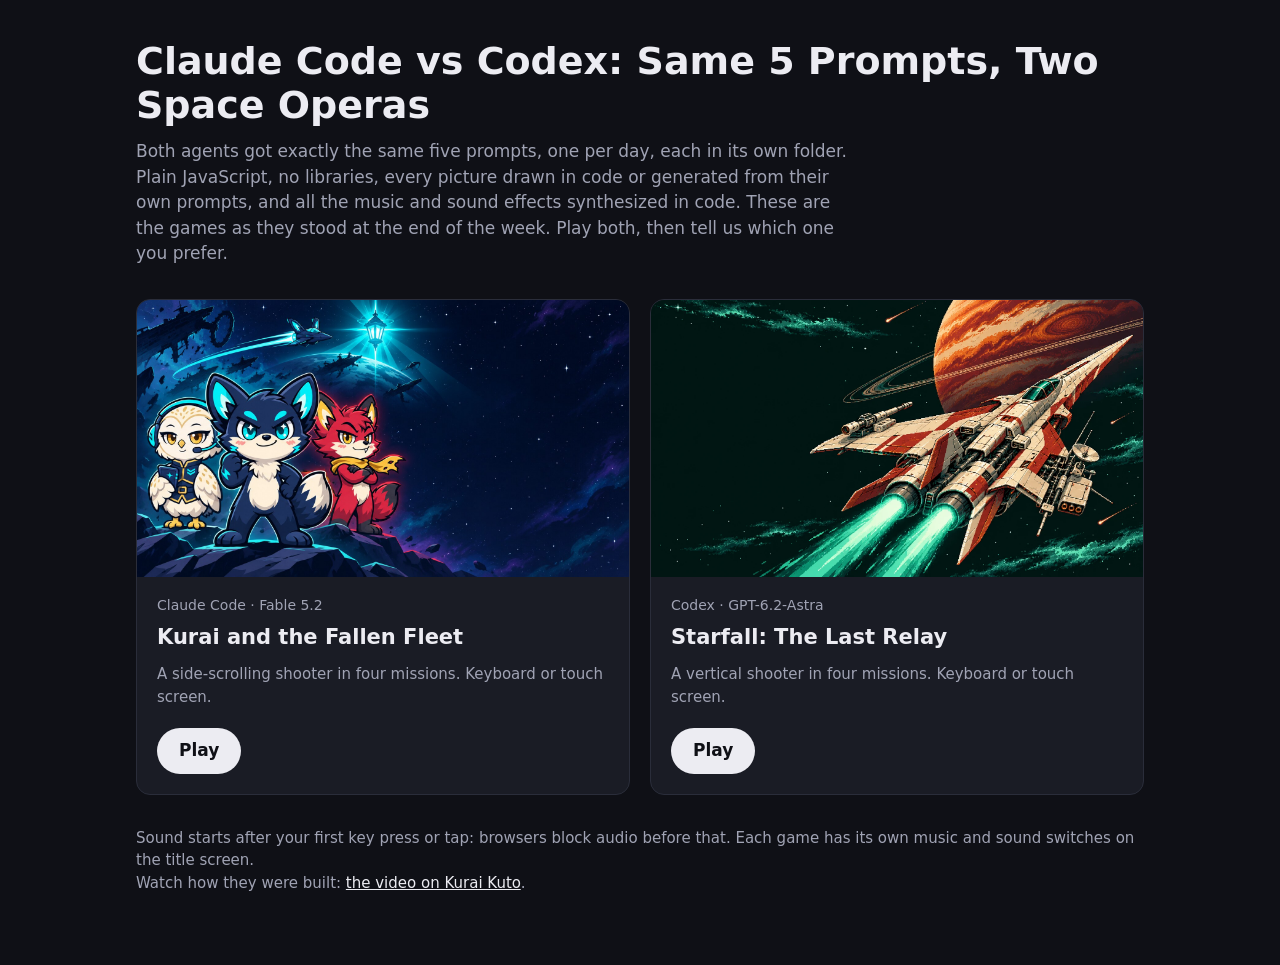
<file: index.html>
<!doctype html>
<html lang="en">
<head>
<meta charset="utf-8">
<meta name="viewport" content="width=device-width, initial-scale=1">
<title>Two Space Operas</title>
<link rel="icon" href="data:,">
<meta name="description" content="Claude Code and Codex got the same five prompts, one per day. Play both games and pick your favorite.">
<style>
  :root { --bg: #0f1016; --card: #1a1c25; --text: #ececf2; --muted: #a0a3b4; --line: #2a2d3a; --btn: #ececf2; --btn-text: #0f1016; }
  * { box-sizing: border-box; }
  body { margin: 0; background: var(--bg); color: var(--text); font: 17px/1.5 system-ui, -apple-system, "Segoe UI", sans-serif; }
  main { max-width: 1040px; margin: 0 auto; padding: 40px 16px 56px; }
  h1 { font-size: clamp(26px, 4vw, 38px); line-height: 1.15; margin: 0 0 12px; }
  .lead { color: var(--muted); max-width: 720px; margin: 0 0 32px; }
  .games { display: grid; grid-template-columns: 1fr 1fr; gap: 20px; }
  .game { background: var(--card); border: 1px solid var(--line); border-radius: 14px; overflow: hidden; display: flex; flex-direction: column; }
  .game img { display: block; width: 100%; aspect-ratio: 16 / 9; object-fit: cover; }
  .body { padding: 18px 20px 20px; display: flex; flex-direction: column; gap: 6px; flex: 1; }
  .agent { font-size: 14px; color: var(--muted); }
  .title { font-size: 21px; font-weight: 650; }
  .body p { margin: 4px 0 14px; color: var(--muted); font-size: 15px; flex: 1; }
  .play { align-self: flex-start; background: var(--btn); color: var(--btn-text); text-decoration: none; font-weight: 650; padding: 10px 22px; border-radius: 999px; }
  .play:hover { opacity: .85; }
  .notes { margin-top: 32px; color: var(--muted); font-size: 15px; }
  .notes a { color: var(--text); }
  @media (max-width: 720px) { .games { grid-template-columns: 1fr; } main { padding-top: 28px; } }
</style>
</head>
<body>
<main>
  <h1>Claude Code vs Codex: Same 5 Prompts, Two Space Operas</h1>
  <p class="lead">Both agents got exactly the same five prompts, one per day, each in its own folder. Plain JavaScript, no libraries, every picture drawn in code or generated from their own prompts, and all the music and sound effects synthesized in code. These are the games as they stood at the end of the week. Play both, then tell us which one you prefer.</p>
  <div class="games">
    <article class="game">
      <img src="claude-code/assets/title-art.jpg" alt="Title art of Kurai and the Fallen Fleet">
      <div class="body">
        <span class="agent">Claude Code · Fable 5.2</span>
        <span class="title">Kurai and the Fallen Fleet</span>
        <p>A side-scrolling shooter in four missions. Keyboard or touch screen.</p>
        <a class="play" href="claude-code/index.html">Play</a>
      </div>
    </article>
    <article class="game">
      <img src="codex/assets/starfall.webp" alt="Title art of Starfall: The Last Relay">
      <div class="body">
        <span class="agent">Codex · GPT-6.2-Astra</span>
        <span class="title">Starfall: The Last Relay</span>
        <p>A vertical shooter in four missions. Keyboard or touch screen.</p>
        <a class="play" href="codex/index.html">Play</a>
      </div>
    </article>
  </div>
  <p class="notes">Sound starts after your first key press or tap: browsers block audio before that. Each game has its own music and sound switches on the title screen.<br>
  Watch how they were built: <a href="https://youtu.be/57I4E70K4og">the video on Kurai Kuto</a>.</p>
</main>
</body>
</html>
</file>
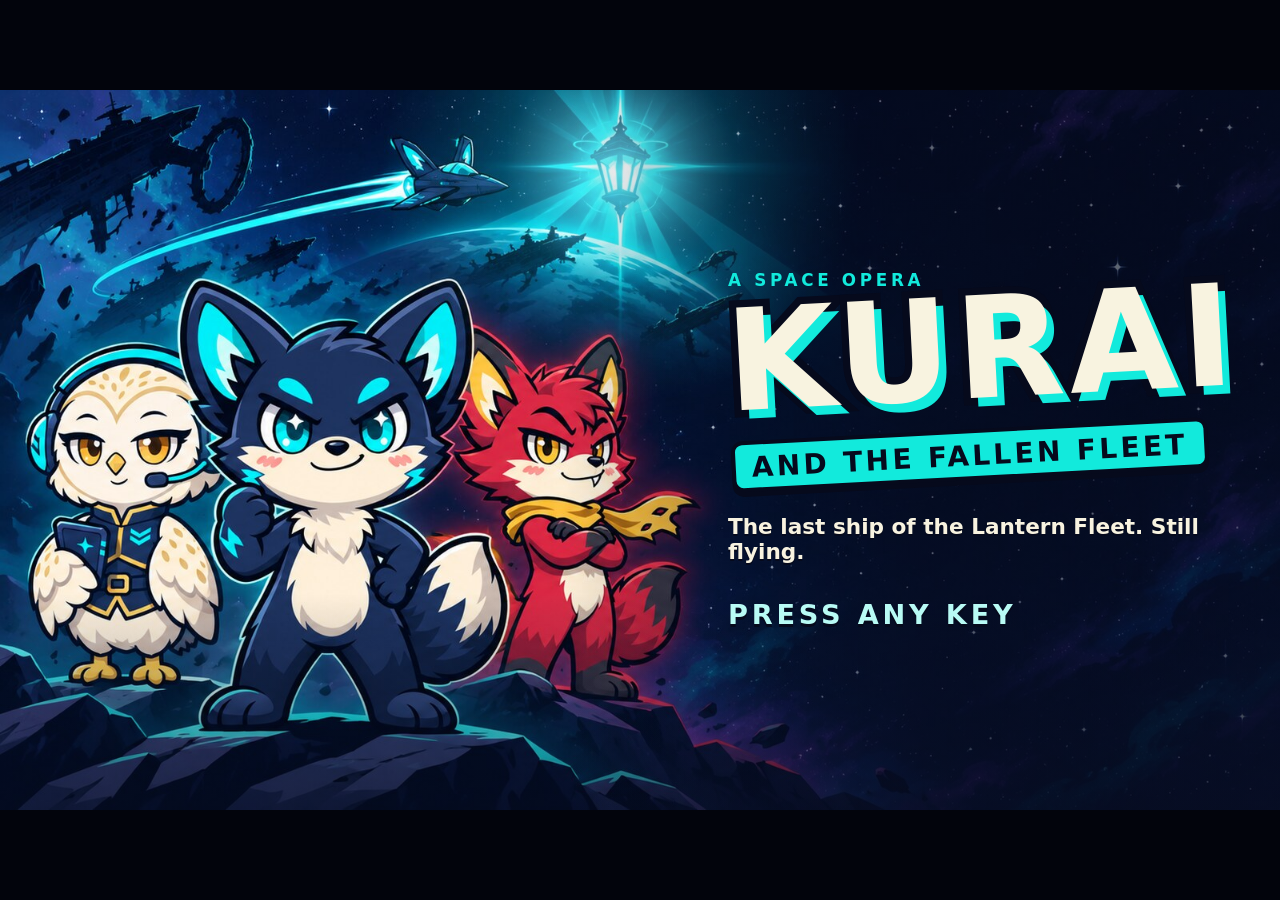
<file: claude-code/index.html>
<!doctype html>
<html lang="en">
<head>
  <meta charset="utf-8">
  <meta name="viewport" content="width=device-width, initial-scale=1, viewport-fit=cover, user-scalable=no">
  <title>Kurai and the Fallen Fleet</title>
  <meta name="description" content="A space opera for the browser. Kurai, captain of the last ship of the Lantern Fleet, against the Pyre: four missions, a rival, a moth and a mothership.">
  <meta name="theme-color" content="#060a1c">
  <meta name="mobile-web-app-capable" content="yes">
  <meta name="apple-mobile-web-app-capable" content="yes">
  <meta name="apple-mobile-web-app-status-bar-style" content="black">
  <meta property="og:type" content="website">
  <meta property="og:title" content="Kurai and the Fallen Fleet">
  <meta property="og:description" content="A space opera for the browser. The last ship of the Lantern Fleet. Still flying.">
  <meta property="og:image" content="assets/title-art.jpg">
  <link rel="icon" href="assets/icon.png">
  <link rel="apple-touch-icon" href="assets/icon.png">
  <link rel="stylesheet" href="css/game.css">
</head>
<body>
  <div id="stage">
    <canvas id="game" width="1280" height="720" aria-label="Game view"></canvas>
    <p class="loading" id="loading">Loading</p>
    <noscript><p class="loading">This game needs JavaScript to run.</p></noscript>

    <div id="ui">
      <!-- Title -->
      <section class="screen screen-title" id="screen-title" hidden>
        <div class="title-art" role="img" aria-label="Kurai the navy fox with Akari the owl and Guren the red wolf, under a distant shining Lantern"></div>
        <div class="title-copy">
          <p class="eyebrow">A space opera</p>
          <h1 class="logo">
            <span class="logo-main">Kurai</span>
            <span class="logo-sub">and the Fallen Fleet</span>
          </h1>
          <p class="tagline">The last ship of the Lantern Fleet. Still flying.</p>
          <p class="press" data-if="cold"><span class="if-keys">Press any key</span><span class="if-touch">Tap to start</span></p>
          <div class="title-menu" data-unless="cold">
            <div class="actions">
              <button class="btn btn-primary" data-action="continue" data-if="hasResume" hidden>Continue <kbd>Enter</kbd></button>
              <button class="btn" data-action="start" data-if="hasResume" hidden>New story</button>
              <button class="btn btn-primary" data-action="start" data-unless="hasResume"><span data-field="startLabel"></span> <kbd>Enter</kbd></button>
            </div>
            <p class="title-note" data-field="note"></p>
            <div class="missions" data-list="missions" aria-label="Missions"></div>
            <ul class="controls if-keys">
              <li><kbd>Arrows</kbd> / <kbd>WASD</kbd> fly</li>
              <li><kbd>Space</kbd> fire</li>
              <li><kbd>Esc</kbd> pause</li>
            </ul>
            <ul class="controls if-touch">
              <li><b>Drag</b> anywhere to fly</li>
              <li><b>Hold</b> to fire</li>
            </ul>
            <div class="switches" role="group" aria-label="Sound and screen shake">
              <button class="switch" data-toggle="music">Music <b data-state></b> <kbd>M</kbd></button>
              <button class="switch" data-toggle="sfx">Sound <b data-state></b> <kbd>N</kbd></button>
              <button class="switch" data-toggle="shake">Shake <b data-state></b></button>
            </div>
          </div>
        </div>
        <!-- hidden where the browser has no full screen to offer (js/ui/screens.js) -->
        <button class="switch switch-corner" data-toggle="fullscreen" data-unless="cold" hidden>Full screen <b data-state></b> <kbd>F</kbd></button>
      </section>

      <!-- Pause -->
      <section class="screen" id="screen-pause" hidden>
        <div class="card card-small">
          <p class="eyebrow" data-field="mission">Mission on hold</p>
          <h2 class="heading">Paused</h2>
          <p class="objective" data-field="objective"></p>
          <div class="actions actions-stack">
            <button class="btn btn-primary" data-action="resume">Resume <kbd>Enter</kbd></button>
            <button class="btn" data-action="restart">Restart mission</button>
            <button class="btn" data-action="title">Quit to title</button>
          </div>
          <ul class="controls if-keys">
            <li><kbd>Arrows</kbd> / <kbd>WASD</kbd> fly</li>
            <li><kbd>Space</kbd> fire</li>
          </ul>
          <ul class="controls if-touch">
            <li><b>Drag</b> anywhere to fly</li>
            <li><b>Hold</b> to fire</li>
          </ul>
          <div class="switches" role="group" aria-label="Sound and screen shake">
            <button class="switch" data-toggle="music">Music <b data-state></b> <kbd>M</kbd></button>
            <button class="switch" data-toggle="sfx">Sound <b data-state></b> <kbd>N</kbd></button>
            <button class="switch" data-toggle="shake">Shake <b data-state></b></button>
          </div>
        </div>
      </section>

      <!-- Victory -->
      <section class="screen" id="screen-victory" hidden>
        <div class="card card-result card-victory">
          <div class="result-art">
            <img class="portrait portrait-cheer" src="assets/kurai.png" alt="Kurai cheering">
            <div class="rank" title="Rank"><span data-field="rank">A</span></div>
          </div>
          <div class="result-copy">
            <p class="eyebrow" data-field="mission"></p>
            <h2 class="heading">Victory!</h2>
            <p class="result-line" data-field="line"></p>
            <dl class="stats">
              <div><dt>Score</dt><dd data-field="score"></dd></div>
              <div><dt>Hull</dt><dd data-field="hull"></dd></div>
              <div><dt data-field="extraLabel">Accuracy</dt><dd data-field="extra"></dd></div>
              <div><dt>Time</dt><dd data-field="time"></dd></div>
            </dl>
            <p class="best" data-field="best"></p>
            <div class="actions">
              <button class="btn btn-primary" data-action="next" data-if="hasNext" hidden><span data-field="nextLabel"></span> <kbd>Enter</kbd></button>
              <button class="btn" data-action="retry" data-if="hasNext" hidden>Play again</button>
              <button class="btn btn-primary" data-action="retry" data-unless="hasNext">Play again <kbd>Enter</kbd></button>
              <button class="btn" data-action="title">Title</button>
            </div>
          </div>
        </div>
      </section>

      <!-- Game over -->
      <section class="screen" id="screen-gameover" hidden>
        <div class="card card-result card-defeat">
          <div class="result-art">
            <img class="portrait portrait-down" src="assets/kurai-alarm.png" alt="Kurai, dismayed">
          </div>
          <div class="result-copy">
            <p class="eyebrow" data-field="mission"></p>
            <h2 class="heading" data-field="heading">Game over</h2>
            <p class="result-line" data-field="line"></p>
            <dl class="stats">
              <div><dt>Score</dt><dd data-field="score"></dd></div>
              <div><dt>Wave</dt><dd data-field="wave"></dd></div>
              <div><dt>Kills</dt><dd data-field="kills"></dd></div>
              <div><dt>Time</dt><dd data-field="time"></dd></div>
            </dl>
            <div class="actions">
              <button class="btn btn-primary" data-action="retry"><span data-field="retryLabel">Retry mission</span> <kbd>Enter</kbd></button>
              <button class="btn" data-action="restart" data-if="hasCheckpoint" hidden>Restart mission</button>
              <button class="btn" data-action="title">Title</button>
            </div>
          </div>
        </div>
      </section>

      <!-- A line that appears for a moment when a switch is changed with its key -->
      <p class="toast" id="toast" role="status" hidden></p>

      <!-- What a touch screen needs in place of the Esc key: shown only while a finger is the controller -->
      <button class="touch-btn touch-pause" data-action="pause" aria-label="Pause"><i></i><i></i></button>
      <button class="touch-btn touch-skip" data-action="skip">Skip</button>
    </div>
  </div>

  <!-- No build step: plain scripts, loaded in dependency order. -->
  <script src="js/core/namespace.js"></script>
  <script src="js/core/util.js"></script>
  <script src="js/core/dev.js"></script>
  <script src="js/core/settings.js"></script>
  <script src="js/core/input.js"></script>

  <script src="js/audio/audio.js"></script>
  <script src="js/audio/sfx.js"></script>
  <script src="js/audio/instruments.js"></script>
  <script src="js/audio/music.js"></script>
  <script src="js/audio/songs/theme.js"></script>
  <script src="js/audio/songs/battle.js"></script>
  <script src="js/audio/songs/boss.js"></script>
  <script src="js/audio/songs/eclipse.js"></script>
  <script src="js/audio/songs/stings.js"></script>

  <script src="js/core/assets.js"></script>
  <script src="js/core/engine.js"></script>

  <script src="js/art/draw.js"></script>
  <script src="js/art/ships.js"></script>
  <script src="js/art/eclipse.js"></script>
  <script src="js/art/backdrop.js"></script>

  <script src="js/game/fx.js"></script>
  <script src="js/game/shots.js"></script>
  <script src="js/game/enemies.js"></script>
  <script src="js/game/enemies-shiver.js"></script>
  <script src="js/game/enemies-meridian.js"></script>
  <script src="js/game/enemies-eclipse.js"></script>
  <script src="js/game/pickups.js"></script>
  <script src="js/game/allies.js"></script>
  <script src="js/game/allies-fleet.js"></script>
  <script src="js/game/objectives.js"></script>
  <script src="js/game/player.js"></script>
  <script src="js/game/comms.js"></script>
  <script src="js/game/director.js"></script>
  <script src="js/game/hud.js"></script>
  <script src="js/game/world.js"></script>

  <script src="js/story/cast.js"></script>
  <script src="js/story/story.js"></script>
  <script src="js/story/s01-hollow-moon.js"></script>
  <script src="js/story/s02-the-shiver.js"></script>
  <script src="js/story/s03-meridian.js"></script>
  <script src="js/story/s04-eclipse.js"></script>
  <script src="js/story/s05-the-fleet.js"></script>
  <script src="js/story/s06-lights-on.js"></script>
  <script src="js/story/campaign.js"></script>

  <script src="js/missions/missions.js"></script>
  <script src="js/missions/m01-ashes.js"></script>
  <script src="js/missions/m02-long-dark.js"></script>
  <script src="js/missions/m03-last-lantern.js"></script>
  <script src="js/missions/m04-lights-on.js"></script>

  <script src="js/ui/screens.js"></script>
  <script src="js/scenes/title.js"></script>
  <script src="js/scenes/story.js"></script>
  <script src="js/scenes/mission.js"></script>
  <script src="js/main.js"></script>
</body>
</html>
</file>
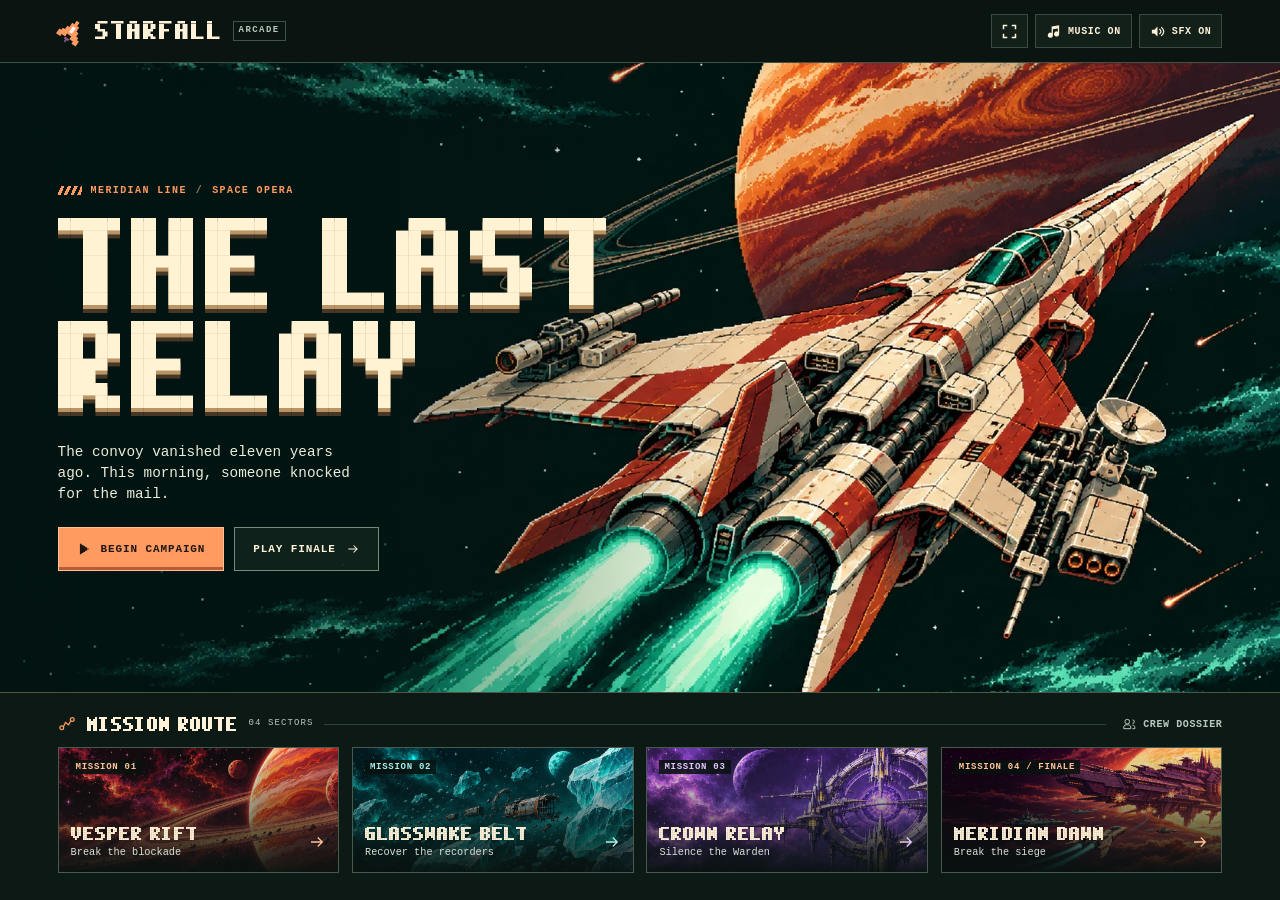
<file: codex/index.html>
<!doctype html>
<html lang="en">
  <head>
    <meta charset="utf-8" />
    <meta name="viewport" content="width=device-width, initial-scale=1" />
    <meta name="description" content="Pilot the last mail cutter through four sectors in a pixel-art space opera about a missing convoy and an undelivered letter." />
    <meta name="theme-color" content="#0a100f" />
    <title>Starfall — The Last Relay</title>
    <link rel="stylesheet" href="style.css" />
    <script defer src="js/mission.js"></script>
    <script defer src="js/art.js"></script>
    <script defer src="js/fleet-art.js"></script>
    <script defer src="js/audio.js"></script>
    <script defer src="js/feedback.js"></script>
    <script defer src="js/fleet.js"></script>
    <script defer src="js/campaign.js"></script>
    <script defer src="js/game.js"></script>
  </head>
  <body>
    <svg class="symbols" xmlns="http://www.w3.org/2000/svg" aria-hidden="true">
      <symbol id="logo" viewBox="0 0 32 32">
        <path fill="currentColor" d="M14 2h4v5h3v6h3v5h3v3h3v7h-6v-3h-5v-4h-6v4H8v3H2v-7h3v-3h3v-5h3V7h3z" />
        <path fill="#fff0fc" d="M14 10h4v8h-4z" />
        <path fill="#8a577f" d="M13 25h6v3h-2v3h-2v-3h-2z" />
      </symbol>
      <symbol id="audio" viewBox="0 0 24 24">
        <path d="M3 9h4l5-5v16l-5-5H3z" fill="currentColor" />
        <path d="M15 8q5 4 0 8m3-11q8 7 0 14" fill="none" stroke="currentColor" stroke-width="2" />
      </symbol>
      <symbol id="note" viewBox="0 0 24 24"><path fill="currentColor" d="M9 4l12-2v14a4 4 0 1 1-2-3.5V7L11 8.5V18a4 4 0 1 1-2-3.5z"/></symbol>
      <symbol id="pause" viewBox="0 0 24 24">
        <path fill="currentColor" d="M5 4h5v16H5zm9 0h5v16h-5z" />
      </symbol>
      <symbol id="pilot" viewBox="0 0 20 20">
        <path
          d="M6 2h8v2h2v7h-2v2H6v-2H4V4h2zm0 3v4h8V5zm-3 9h4v2h6v-2h4v2h2v3H1v-3h2z"
          fill="currentColor"
        />
      </symbol>
      <symbol id="status" viewBox="0 0 20 20">
        <path d="M1 11h4l3-7 4 13 3-8h4" fill="none" stroke="currentColor" stroke-width="2" />
      </symbol>
      <symbol id="keyboard" viewBox="0 0 24 18">
        <path
          d="M1 2h22v14H1zM4 6h2m3 0h2m3 0h2m3 0h1M5 10h2m2 1h8"
          fill="none"
          stroke="currentColor"
          stroke-width="1.6"
        />
      </symbol>
      <symbol id="shield" viewBox="0 0 18 18">
        <path d="m9 2 6 2v5q-1 4-6 7-5-3-6-7V4z" stroke="currentColor" fill="none" stroke-width="1.6" />
      </symbol>
      <symbol id="hull" viewBox="0 0 18 18">
        <path d="m9 2 6 12-6-3-6 3z" stroke="currentColor" fill="none" stroke-width="1.6" />
      </symbol>
      <symbol id="target" viewBox="0 0 22 22">
        <g fill="none" stroke="currentColor" stroke-width="1.4">
          <circle cx="11" cy="11" r="6.5" />
          <path d="M11 1v5m0 10v5M1 11h5m10 0h5" />
        </g>
      </symbol>
      <symbol id="crew" viewBox="0 0 24 24"><path d="M3 20v-3c0-5 12-5 12 0v3zM18 14c3 0 4 2 4 4v2h-4M18 5a3 3 0 0 1 0 6" fill="none" stroke="currentColor" stroke-width="1.7"/><circle cx="9" cy="8" r="4" fill="none" stroke="currentColor" stroke-width="1.7"/></symbol>
      <symbol id="route" viewBox="0 0 24 24"><g fill="none" stroke="currentColor" stroke-width="1.7"><circle cx="5" cy="17" r="2.5"/><circle cx="19" cy="6" r="2.5"/><path d="m7 16 3-6 4 3 3-5"/></g></symbol>
      <symbol id="next" viewBox="0 0 24 24"><path d="M4 12h15m-6-6 6 6-6 6" fill="none" stroke="currentColor" stroke-width="1.8"/></symbol>
      <symbol id="play" viewBox="0 0 24 24"><path fill="currentColor" d="M5 3h3v2h3v2h3v2h3v2h3v2h-3v2h-3v2h-3v2H8v2H5z"/></symbol>
    </svg>
    <header class="top">
      <div class="top-inner">
        <div class="brand">
          <svg><use href="#logo" /></svg><span>STARFALL</span><b>ARCADE</b>
        </div>
        <div class="actions">
          <button id="expand" hidden aria-label="Enter full screen" title="Full screen"><svg viewBox="0 0 20 20" aria-hidden="true"><path d="M2 7V2h5m6 0h5v5m0 6v5h-5m-6 0H2v-5" fill="none" stroke="currentColor" stroke-width="2"/></svg></button>
          <button id="music" aria-label="Music" aria-pressed="true"><svg><use href="#note" /></svg><span>MUSIC ON</span></button>
          <button id="sound" aria-label="Sound effects" aria-pressed="true">
            <svg><use href="#audio" /></svg><span>SFX ON</span></button
          ><button id="pauseBtn" hidden aria-label="Pause mission">
            <svg><use href="#pause" /></svg>
          </button>
        </div>
      </div>
    </header>
    <main>
      <div id="titleScreen">
        <section class="cover" aria-labelledby="gameTitle">
          <div class="cover-content">
            <div class="cover-kicker"><i></i>MERIDIAN LINE <span>/</span> SPACE OPERA</div>
            <h1 id="gameTitle">THE LAST<br>RELAY</h1>
            <p>The convoy vanished eleven years ago. This morning, someone knocked for the mail.</p>
            <div class="cover-actions">
              <button class="primary" id="begin"><svg><use href="#play"/></svg><span>BEGIN CAMPAIGN</span></button>
              <button class="secondary" id="playFinale">PLAY FINALE<svg><use href="#next"/></svg></button>
            </div>
          </div>
        </section>
        <section class="route-section" aria-labelledby="routeHeading">
          <div class="section-head"><svg><use href="#route"/></svg><h2 id="routeHeading">MISSION ROUTE</h2><small id="sectorCount"></small><i></i><button id="dossier" class="dossier-link"><svg><use href="#crew"/></svg>CREW DOSSIER</button></div>
          <div class="route-grid" id="routeCards"></div>
        </section>
      </div>
      <div id="flightScreen" hidden>
        <div class="console">
          <section class="arena-panel" aria-label="Mission playfield">
            <div class="arena" id="arena">
              <canvas
                id="game"
                width="800"
                height="470"
                tabindex="0"
                aria-label="Pilot Kurai’s ship with WASD or arrow keys and fire with Space. On touchscreens drag to move and fire."
              ></canvas>
              <div class="hud">
                <div class="score"><span>SCORE</span><strong id="score">000000</strong></div>
                <div class="wave">
                  <span id="objectiveLabel">WAVE</span><strong><b id="wave">01</b><em> / </em><b id="objectiveTotal">03</b></strong><small id="signalClock" hidden></small>
                </div>
              </div>
              <div class="overlay" id="overlay" hidden>
                <div class="dialog">
                  <div class="eyebrow" id="resultLabel"></div>
                  <h2 id="resultTitle"></h2>
                  <p id="resultText"></p>
                  <button id="resultAction"></button><button id="returnTitle" class="text-button">TITLE SCREEN</button>
                </div>
              </div>
            </div>
          </section>
          <aside>
            <section class="mission-title">
              <div>
                <div class="eyebrow"><i class="slashes"></i> <span id="missionNumber">MISSION 01</span></div>
                <h1 id="missionName">VESPER RIFT</h1>
                <p id="missionObjective"></p>
              </div>
              <div class="sector">
                <svg><use href="#target" /></svg> <span id="sectorName">SECTOR 07</span>
              </div>
            </section>
            <div class="telemetry">
              <div class="portrait">
                <img id="pilotImage" src="assets/kurai-focused.webp" alt="Kurai watches the flight instruments" />
                <span id="pilotSignal" hidden>NO SIGNAL</span>
              </div>
              <div class="vital-stack">
                <div class="identity">CAPT. KURAI <i></i></div>
                <div class="vitals">
                  <div class="vital shields">
                    <div class="vital-label">
                      <span
                        ><svg><use href="#shield" /></svg> Shields</span
                      ><b id="shieldValue">100%</b>
                    </div>
                    <div class="meter" id="shieldMeter"></div>
                  </div>
                  <div class="vital hull">
                    <div class="vital-label">
                      <span
                        ><svg><use href="#hull" /></svg> Hull</span
                      ><b id="hullValue">100%</b>
                    </div>
                    <div class="meter" id="hullMeter"></div>
                  </div>
                </div>
              </div>
            </div>
            <div id="fleetRadio" class="fleet-radio" hidden>
              <img id="radioPortrait" alt="" />
              <div aria-live="polite"><strong id="radioCall"></strong><span id="radioText"></span></div>
            </div>
            <div class="feed"><i class="led"></i><b id="feedState">FLIGHT SYSTEM ONLINE</b></div>
            <div class="flight-keys"><kbd>WASD</kbd> / <kbd>↑←↓→</kbd> Move<br><kbd>SPACE</kbd> Fire <kbd>P</kbd> Pause</div>
            <div class="touch-pad" id="touchPad"><svg aria-hidden="true"><use href="#target"/></svg><span>DRAG TO FLY &amp; FIRE</span></div>
          </aside>
        </div>
      </div>
      <section id="storyScreen" class="story-screen" hidden aria-label="Story transmission">
        <div class="story-top"><span class="transmission"><i></i>INCOMING TRANSMISSION</span><button id="skipScene">SKIP SCENE »</button></div>
        <div class="story-location"><div class="cover-kicker" id="storyChapter"></div><h2 id="storyLocation"></h2></div>
        <div class="conversation">
          <img id="speakerImage" alt="" />
          <div class="speech"><div class="speaker-role" id="speakerRole"></div><h3 id="speakerName"></h3><p id="lineText"></p>
            <div class="conversation-actions"><span id="lineCount"></span><button class="primary" id="advance"></button></div>
          </div>
        </div>
      </section>
    </main>
    <dialog id="archive" aria-labelledby="archiveTitle">
      <div class="archive-head"><span class="cover-kicker" id="archiveLabel"></span><button id="closeArchive" aria-label="Close dialog">×</button></div>
      <h2 id="archiveTitle"></h2><div id="archiveBody"></div>
    </dialog>
    <div class="sr" aria-live="polite" id="announcement"></div>
  </body>
</html>
</file>
<file: claude-code/css/game.css>
/* Screens and menus. The canvas draws the game itself (and the story scenes).
   Every size is in rem: engine.js scales the root font size with the stage,
   so the menus always match the 1280x720 canvas. */

:root {
  --ink: #060a1c;
  --navy: #17284a;
  --navy-deep: #0c1530;
  --navy-light: #2a3f6e;
  --cyan: #12eadc;
  --cyan-light: #b8fbf5;
  --cream: #f8f3e0;
  --pink: #ff8f9c;
  --red: #ef4056;
  --gold: #ffd35c;
  --font: "Arial Rounded MT Bold", ui-rounded, "Segoe UI", system-ui, sans-serif;
}

* { box-sizing: border-box; }

html, body {
  height: 100%;
  margin: 0;
  overflow: hidden;
  background: #02040c;
}

body {
  display: grid;
  place-items: center;
  font-family: var(--font);
  font-weight: 700;
  color: var(--cream);
  -webkit-font-smoothing: antialiased;
  user-select: none;
  -webkit-user-select: none;
}

#stage {
  position: relative;
  width: 1280px;
  height: 720px;
  overflow: hidden;
  background: var(--ink);
}

#game { display: block; width: 100%; height: 100%; }

#ui { position: absolute; inset: 0; pointer-events: none; }

/* ---------- screens ---------- */

.screen {
  position: absolute;
  inset: 0;
  display: grid;
  place-items: center;
  pointer-events: auto;
  background: radial-gradient(ellipse at center, rgba(6, 10, 28, 0.55), rgba(6, 10, 28, 0.9));
  animation: screen-in 0.3s ease-out both;
}
.screen[hidden] { display: none; }

@keyframes screen-in { from { opacity: 0; } to { opacity: 1; } }

.eyebrow {
  margin: 0 0 0.5rem;
  font-size: 1.05rem;
  letter-spacing: 0.22em;
  text-transform: uppercase;
  color: var(--cyan);
}

.heading {
  margin: 0;
  font-size: 4.6rem;
  line-height: 1;
  text-transform: uppercase;
  letter-spacing: 0.02em;
  color: var(--cream);
  -webkit-text-stroke: 0.5rem var(--ink);
  paint-order: stroke fill;
}

/* Kurai's portrait, with a cream sticker edge so the navy fur reads on dark panels. */
.portrait {
  display: block;
  width: 100%;
  height: auto;
  filter:
    drop-shadow(0.22rem 0 0 var(--cream)) drop-shadow(-0.22rem 0 0 var(--cream))
    drop-shadow(0 0.22rem 0 var(--cream)) drop-shadow(0 -0.22rem 0 var(--cream))
    drop-shadow(0 0.6rem 0 rgba(6, 10, 28, 0.55));
}

/* ---------- title ---------- */

/* The picture fills the screen: the cast stands on the left, the logo and menu sit in the open sky on the right. */
.screen-title { display: block; background: var(--ink); overflow: hidden; }

.title-art {
  position: absolute;
  inset: 0;
  background: url("../assets/title-art.jpg") center / cover no-repeat;
  transform-origin: 30% 60%;
  animation: title-drift 26s ease-in-out infinite alternate;
}
/* the Lantern's light, breathing (placed over the Lantern in the picture) */
.title-art::before {
  content: "";
  position: absolute;
  left: 48.4%;
  top: 10.5%;
  width: 34rem;
  height: 34rem;
  transform: translate(-50%, -50%);
  background: radial-gradient(circle, rgba(184, 251, 245, 0.5), rgba(18, 234, 220, 0.16) 30%, rgba(18, 234, 220, 0) 62%);
  mix-blend-mode: screen;
  animation: lantern 3.6s ease-in-out infinite;
}
/* darker sky behind the menu */
.title-art::after {
  content: "";
  position: absolute;
  inset: 0;
  background:
    linear-gradient(90deg, rgba(6, 10, 28, 0) 44%, rgba(6, 10, 28, 0.62) 72%),
    linear-gradient(180deg, rgba(6, 10, 28, 0) 70%, rgba(6, 10, 28, 0.5));
}
@keyframes title-drift { from { transform: scale(1); } to { transform: scale(1.045); } }
@keyframes lantern {
  0%, 100% { opacity: 0.55; transform: translate(-50%, -50%) scale(0.92); }
  50% { opacity: 1; transform: translate(-50%, -50%) scale(1.06); }
}

.title-copy {
  position: absolute;
  left: 45.5rem;
  top: 50%;
  width: 31.5rem;
  transform: translateY(-50%);
}

.logo { margin: 0 0 0.8rem; text-transform: uppercase; transform: rotate(-3deg); transform-origin: left center; }
.logo-main {
  display: block;
  font-size: 8.8rem;
  line-height: 0.92;
  letter-spacing: 0.03em;
  color: var(--cream);
  -webkit-text-stroke: 0.9rem var(--ink);
  paint-order: stroke fill;
  text-shadow: 0.45rem 0.55rem 0 var(--cyan);
}
.logo-sub {
  display: inline-block;
  margin-top: 0.9rem;
  padding: 0.35rem 1rem 0.3rem;
  font-size: 1.75rem;
  letter-spacing: 0.12em;
  color: var(--ink);
  background: var(--cyan);
  border: 0.28rem solid var(--ink);
  border-radius: 0.7rem;
  box-shadow: 0 0.3rem 0 var(--ink);
}

.tagline { margin: 1.3rem 0 1.4rem; font-size: 1.35rem; color: var(--cream); text-shadow: 0 0.15rem 0 var(--ink); }

/* Before the first key: the logo alone, waiting (the browser allows no sound until then) */
.press {
  margin: 2.2rem 0 0;
  font-size: 1.7rem;
  letter-spacing: 0.14em;
  text-transform: uppercase;
  color: var(--cyan-light);
  text-shadow: 0 0.18rem 0 var(--ink);
  animation: press 0.9s ease-in-out infinite alternate;
}
.press[hidden], .title-menu[hidden] { display: none; }
@keyframes press { from { opacity: 0.35; } to { opacity: 1; } }
.title-menu { animation: menu-in 0.45s cubic-bezier(0.2, 1.2, 0.4, 1) both; }
@keyframes menu-in { from { opacity: 0; transform: translateY(1rem); } to { opacity: 1; transform: none; } }

.title-note { min-height: 1.3rem; margin: 0.9rem 0 0.7rem; font-size: 1rem; color: var(--gold); text-shadow: 0 0.12rem 0 var(--ink); }

/* mission list */
.missions { display: grid; gap: 0.45rem; }
.chip {
  display: grid;
  grid-template-columns: 2.6rem 1fr auto;
  align-items: center;
  gap: 0.7rem;
  padding: 0.38rem 1rem 0.34rem 0.45rem;
  font: inherit;
  font-size: 1.05rem;
  text-align: left;
  color: var(--cream);
  background: rgba(12, 21, 48, 0.82);
  border: 0.2rem solid var(--ink);
  border-radius: 999px;
  cursor: pointer;
  transition: transform 0.08s ease, background-color 0.12s ease;
}
.chip:hover:not(:disabled) { transform: translateX(0.25rem); background: var(--navy-light); }
.chip:focus-visible { outline: 0.2rem solid var(--cream); outline-offset: 0.15rem; }
.chip:disabled { cursor: default; color: rgba(248, 243, 224, 0.4); background: rgba(12, 21, 48, 0.55); }
.chip-tag {
  padding: 0.14rem 0 0.08rem;
  font-size: 0.95rem;
  text-align: center;
  color: var(--ink);
  background: var(--cyan);
  border-radius: 999px;
}
.chip:disabled .chip-tag { background: rgba(248, 243, 224, 0.3); }
.chip-note { font-size: 0.85rem; letter-spacing: 0.08em; text-transform: uppercase; color: var(--cyan-light); opacity: 0.85; }

/* ---------- buttons ---------- */

.actions { display: flex; flex-wrap: wrap; gap: 1rem; align-items: center; }
.actions-stack { flex-direction: column; align-items: stretch; margin: 1.6rem 0; }

.btn {
  display: inline-flex;
  align-items: center;
  justify-content: center;
  gap: 0.7rem;
  padding: 0.75rem 1.6rem;
  font: inherit;
  font-size: 1.3rem;
  letter-spacing: 0.04em;
  color: var(--cream);
  background: var(--navy-light);
  border: 0.26rem solid var(--ink);
  border-radius: 999px;
  box-shadow: 0 0.38rem 0 var(--ink);
  cursor: pointer;
  transition: transform 0.08s ease, box-shadow 0.08s ease, background-color 0.12s ease;
}
.btn[hidden] { display: none; }
.btn:hover { transform: translateY(-0.12rem); box-shadow: 0 0.5rem 0 var(--ink); background: #3a5592; }
.btn:active { transform: translateY(0.26rem); box-shadow: 0 0.12rem 0 var(--ink); }
.btn:focus-visible { outline: 0.22rem solid var(--cream); outline-offset: 0.22rem; }

.btn-primary { color: var(--ink); background: var(--cyan); font-size: 1.5rem; padding: 0.85rem 1.9rem; }
.btn-primary:hover { background: var(--cyan-light); }

kbd {
  display: inline-block;
  padding: 0.12rem 0.5rem 0.08rem;
  font: inherit;
  font-size: 0.78em;
  color: var(--cream);
  background: var(--navy-deep);
  border: 0.14rem solid rgba(248, 243, 224, 0.35);
  border-radius: 0.4rem;
}
.btn-primary kbd { color: var(--ink); background: rgba(6, 10, 28, 0.14); border-color: rgba(6, 10, 28, 0.4); }

.controls {
  display: flex;
  flex-wrap: wrap;
  gap: 0.6rem 1.5rem;
  margin: 1.3rem 0 0;
  padding: 0;
  list-style: none;
  font-size: 1.05rem;
  color: rgba(248, 243, 224, 0.8);
}

/* ---------- switches (music, sound effects, screen shake) ---------- */

.switches { display: flex; flex-wrap: wrap; gap: 0.5rem; margin: 1rem 0 0; }
.switch {
  display: inline-flex;
  align-items: center;
  gap: 0.42rem;
  padding: 0.3rem 0.75rem 0.26rem 0.85rem;
  font: inherit;
  font-size: 0.95rem;
  color: var(--cream);
  background: rgba(12, 21, 48, 0.82);
  border: 0.2rem solid var(--ink);
  border-radius: 999px;
  cursor: pointer;
  white-space: nowrap;
  transition: background-color 0.12s ease;
}
.switch[hidden] { display: none; }
.switch-corner { position: absolute; left: 1.2rem; bottom: 1rem; }
.switch b { min-width: 1.75rem; font-size: 0.85em; letter-spacing: 0.08em; text-transform: uppercase; color: var(--cyan); }
.switch[aria-pressed="false"] { color: rgba(248, 243, 224, 0.6); }
.switch[aria-pressed="false"] b { color: var(--pink); }
.switch:hover { background: var(--navy-light); }
.switch:focus-visible { outline: 0.2rem solid var(--cream); outline-offset: 0.15rem; }

/* "Music off": a line that shows for a moment when a switch changes */
.toast {
  position: absolute;
  left: 50%;
  top: 6rem;
  margin: 0;
  padding: 0.4rem 1.1rem 0.34rem;
  font-size: 1.05rem;
  letter-spacing: 0.06em;
  text-transform: uppercase;
  white-space: nowrap;
  color: var(--cream);
  background: var(--navy-deep);
  border: 0.2rem solid var(--ink);
  border-radius: 999px;
  box-shadow: 0 0.25rem 0 var(--ink);
  opacity: 0;
  transform: translateX(-50%);
  pointer-events: none;
}
.toast.show { animation: toast 1.7s ease both; }
@keyframes toast {
  0% { opacity: 0; transform: translate(-50%, -0.6rem); }
  10%, 72% { opacity: 1; transform: translate(-50%, 0); }
  100% { opacity: 0; transform: translate(-50%, 0); }
}

/* ---------- cards (pause, victory, game over) ---------- */

.card {
  background: linear-gradient(180deg, #1d3159, var(--navy));
  border: 0.4rem solid var(--ink);
  border-radius: 2rem;
  box-shadow: 0.6rem 0.7rem 0 var(--cyan);
  animation: card-in 0.4s cubic-bezier(0.2, 1.4, 0.4, 1) both;
}
@keyframes card-in { from { transform: translateY(1.5rem) scale(0.94); } to { transform: none; } }

.card-small { width: 32rem; padding: 2.2rem 2.6rem; text-align: center; }
.card-small .controls { justify-content: center; margin-top: 0.4rem; }
.card-small .switches { justify-content: center; flex-wrap: nowrap; gap: 0.35rem; }
.card-small .switch { font-size: 0.88rem; padding-left: 0.7rem; padding-right: 0.6rem; }
.objective { margin: 1rem 0 0; font-size: 1.1rem; line-height: 1.35; color: var(--cyan-light); }
.objective:empty { display: none; }

.card-result {
  display: grid;
  grid-template-columns: 17rem 1fr;
  gap: 2.4rem;
  align-items: center;
  width: 60rem;
  padding: 2.4rem 2.8rem 2.6rem 2.2rem;
}
.card-defeat { box-shadow: 0.6rem 0.7rem 0 var(--red); }
.card-defeat .eyebrow { color: var(--pink); }

.result-art { position: relative; }
.portrait-cheer { animation: cheer 0.7s ease-in-out infinite alternate; }
@keyframes cheer {
  from { transform: translateY(0.3rem) rotate(-3deg); }
  to { transform: translateY(-0.7rem) rotate(3deg); }
}
.portrait-down { transform: rotate(-8deg) translateY(0.6rem); filter: grayscale(0.7) brightness(0.9)
    drop-shadow(0.22rem 0 0 #b9bdc9) drop-shadow(-0.22rem 0 0 #b9bdc9)
    drop-shadow(0 0.22rem 0 #b9bdc9) drop-shadow(0 -0.22rem 0 #b9bdc9); }

.rank {
  position: absolute;
  right: -0.6rem;
  top: -0.4rem;
  display: grid;
  place-items: center;
  width: 5.6rem;
  height: 5.6rem;
  font-size: 3.4rem;
  color: var(--ink);
  background: var(--gold);
  border: 0.32rem solid var(--ink);
  border-radius: 50%;
  box-shadow: 0 0.35rem 0 var(--ink);
  transform: rotate(12deg);
}

.result-line { margin: 0.9rem 0 1.3rem; font-size: 1.25rem; line-height: 1.35; color: rgba(248, 243, 224, 0.9); }

.stats {
  display: grid;
  grid-template-columns: repeat(4, 1fr);
  gap: 0.8rem;
  margin: 0 0 1rem;
}
.stats > div {
  padding: 0.7rem 0.9rem 0.6rem;
  background: var(--navy-deep);
  border: 0.22rem solid var(--ink);
  border-radius: 1rem;
}
.stats dt { font-size: 0.82rem; letter-spacing: 0.16em; text-transform: uppercase; color: var(--cyan); }
.card-defeat .stats dt { color: var(--pink); }
.stats dd { margin: 0.2rem 0 0; font-size: 1.6rem; white-space: nowrap; font-variant-numeric: tabular-nums; }

.best { min-height: 1.3rem; margin: 0 0 1.3rem; font-size: 1rem; color: var(--gold); }

@media (prefers-reduced-motion: reduce) {
  .title-art, .title-art::before, .portrait-cheer, .card, .screen, .title-menu, .press { animation: none; }
  .toast.show { animation-timing-function: steps(1, end); }
}

/* ---------- loading ---------- */

.loading {
  position: absolute;
  inset: 0;
  display: grid;
  place-items: center;
  margin: 0;
  font-size: 1.5rem;
  letter-spacing: 0.2em;
  text-transform: uppercase;
  color: var(--cyan-light);
  pointer-events: none;
}
.loading[hidden] { display: none; }

/* ---------- keys or touch ----------
   body.touch is set while the player is on a touch screen (js/core/input.js). Hints come in two
   versions, .if-keys and .if-touch, and only the one that applies is shown. */

.if-touch { display: none; }
body.touch .if-touch { display: revert; }
body.touch .if-keys, body.touch kbd { display: none; }
body.touch ul.controls.if-touch { display: flex; }
.controls b { color: var(--cyan-light); }

/* A phone held upright: the stage lies on its side and fills the screen (js/core/engine.js). */
#stage.turned {
  position: fixed;
  left: 50%;
  top: 50%;
  transform: translate(-50%, -50%) rotate(90deg);
}

/* Fingers: no scrolling, no zooming, no text selection, no long-press menu. */
html, body { overscroll-behavior: none; touch-action: none; -webkit-touch-callout: none; -webkit-tap-highlight-color: transparent; }
#game { touch-action: none; }

/* Bigger things to press, in the room the key hints leave (and, on the title, the room the
   tagline and a slightly smaller logo leave once the menu is up). */
body.touch .btn { padding: 0.95rem 2rem; font-size: 1.5rem; }
body.touch .btn-primary { padding: 1.05rem 2.4rem; font-size: 1.75rem; }
body.touch .chip { padding: 0.5rem 1.1rem 0.46rem 0.55rem; font-size: 1.12rem; }
body.touch .switch { padding: 0.6rem 0.7rem 0.56rem 0.8rem; font-size: 0.95rem; }
body.touch .card-small .switch { padding: 0.6rem 0.8rem; font-size: 1rem; }
body.touch .title-copy:has(.title-menu:not([hidden])) .tagline { display: none; }
body.touch .title-copy:has(.title-menu:not([hidden])) .logo-main { font-size: 7.2rem; }
body.touch .title-copy:has(.title-menu:not([hidden])) .logo { margin-bottom: 1.4rem; }
body.touch .controls { margin-top: 0.9rem; }
body.touch .title-note { margin: 0.7rem 0 0.6rem; }

/* The buttons that stand in for the Esc key: pause in a mission, skip in a story scene. */
.touch-btn {
  position: absolute;
  display: none;
  pointer-events: auto;
  font: inherit;
  color: var(--cream);
  background: rgba(12, 21, 48, 0.72);
  border: 0.22rem solid var(--ink);
  cursor: pointer;
}
.touch-btn:active { background: var(--navy-light); }
.touch-pause {
  right: 1.2rem;
  bottom: 1.1rem;
  width: 4.6rem;
  height: 4.6rem;
  place-content: center;
  grid-auto-flow: column;
  gap: 0.6rem;
  border-radius: 50%;
  opacity: 0.8;
}
.touch-pause i { display: block; width: 0.62rem; height: 1.7rem; background: var(--cream); border-radius: 0.2rem; }
.touch-skip {
  right: 1rem;
  bottom: 0.32rem;
  padding: 0.42rem 1.4rem 0.36rem;
  font-size: 1.15rem;
  letter-spacing: 0.08em;
  text-transform: uppercase;
  border-radius: 999px;
}
body.touch[data-scene="mission"]:not([data-screen]) .touch-pause { display: grid; }
body.touch[data-scene="story"] .touch-skip { display: block; }
</file>
<file: codex/style.css>
@font-face {
  font-family: Rift;
  src: url('assets/rift-pixel.woff') format('woff');
  font-display: swap;
}
:root {
  color-scheme: dark;
  --ink: #061411;
  --panel: #101e19;
  --line: #405249;
  --paper: #fff2d8;
  --soft: #bac9bd;
  --orange: #ff9a61;
  --mint: #9be9cd;
  --mono: 'Courier New', monospace;
  --pixel: Rift, monospace;
  --gutter: clamp(16px, 4.5vw, 96px);
  --bar: clamp(44px, 7vh, 66px);
}
* { box-sizing: border-box; }
[hidden] { display: none !important; }
body { margin: 0; background: var(--ink); color: var(--paper); font: 14px/1.45 var(--mono); }
button { font: inherit; color: inherit; background: transparent; border: 0; cursor: pointer; }
button:hover { color: white; }
button:focus-visible, canvas:focus-visible { outline: 2px solid var(--mint); outline-offset: -3px; }
button:disabled { opacity: .45; cursor: default; }
svg { width: 18px; height: 18px; flex: none; }
.symbols, .sr { position: absolute; top: 0; left: 0; width: 1px; height: 1px; overflow: hidden; clip-path: inset(50%); }
.top {
  height: var(--bar); position: relative; z-index: 1;
  background: #0a1512; border-bottom: 1px solid #415147;
}
.top-inner { height: 100%; margin-inline: var(--gutter); display: flex; align-items: center; justify-content: space-between; }
.brand, .actions, .actions button, .cover-actions, .section-head, .dossier-link, .primary, .secondary,
.eyebrow, .cover-kicker, .story-top, .archive-head, .conversation-actions, .transmission, .sector,
.feed, .vital-label, .vital-label span { display: flex; align-items: center; }
.brand { gap: 10px; }
.brand svg { color: var(--orange); width: 27px; height: 27px; transform: rotate(34deg); }
.brand > span { font: 25px/1 var(--pixel); }
.brand b { font-size: 9px; letter-spacing: .16em; border: 1px solid var(--line); padding: 2px 5px; color: var(--soft); }
.actions { gap: 7px; }
.actions button, #skipScene { gap: 7px; justify-content: center; min-width: 34px; min-height: 34px; padding: 0 10px; border: 1px solid #3a4b40; background: #13201a; font: bold 10px var(--mono); letter-spacing: .06em; }
.actions svg { width: 15px; height: 15px; }
.actions button:hover, #skipScene:hover, .secondary:hover { border-color: var(--mint); background: #234135; }
.actions button[aria-pressed='false'] { color: #a4aba3; border-style: dashed; }

#titleScreen, .story-screen, #flightScreen { height: calc(100vh - var(--bar)); height: calc(100dvh - var(--bar)); }
#titleScreen { display: grid; grid-template-rows: minmax(min-content,1fr) auto; }
.cover {
  display: flex; align-items: center; padding: clamp(18px,4vh,52px) var(--gutter);
  background: linear-gradient(90deg,#031211a3 0%,#05131350 34%,transparent 58%),
    url('assets/starfall.webp') center 43% / cover no-repeat;
}
.cover-content { max-width: 50%; }
.cover-kicker, .eyebrow, .speaker-role, .transmission, .sector, .feed, .identity { gap: 9px; font: bold 10px/1.4 var(--mono); letter-spacing: .14em; }
.cover-kicker, .eyebrow, .speaker-role { color: var(--orange); }
.cover-kicker span { color: #94846b; }
.cover-kicker i, .slashes { background: repeating-linear-gradient(115deg, transparent 0 3px,var(--orange) 3px 6px); width: 24px; height: 9px; }
.cover h1 { margin: .13em 0 .09em; font: clamp(68px,min(9.7vw,14vh),170px)/.83 var(--pixel); letter-spacing: -.025em; color: #fff3d4; text-shadow: 0 .035em #b99566,0 .067em #463726; }
.cover p { margin: clamp(14px,2.5vh,26px) 0; max-width: 36ch; font-size: clamp(14px,1.12vw,19px); color: #ebecda; text-wrap: pretty; }
.cover-actions { gap: 10px; flex-wrap: wrap; }
.primary, .secondary, #resultAction { justify-content: center; gap: 10px; min-height: 44px; padding: 0 18px; font: bold 11px var(--mono); letter-spacing: .08em; }
.primary, #resultAction { background: var(--orange); color: #21160f; border: 1px solid #ffc094; box-shadow: inset 0 -3px #b95b37; }
.primary:hover, #resultAction:hover { background: #ffc18a; color: #191612; }
.secondary { background: #10221ceb; border: 1px solid #788a77; }
.primary svg, .secondary svg, .dossier-link svg { width: 14px; height: 14px; }

.route-section { padding: clamp(10px,2vh,25px) var(--gutter) clamp(14px,3vh,32px); border-top: 1px solid #495748; background: #0d1915; }
.section-head { gap: 11px; margin: 0 0 10px; }
.section-head > svg { color: var(--orange); }
.section-head h2 { font: 20px var(--pixel); margin: 0; }
.section-head small { color: var(--soft); font-size: 9px; letter-spacing: .12em; }
.section-head i { height: 1px; background: #314237; flex: 1; }
.dossier-link { gap: 7px; font: bold 10px var(--mono); letter-spacing: .06em; color: var(--soft); padding: 6px 0 6px 5px; }
.dossier-link:hover { color: var(--mint); }
.route-grid { display: grid; grid-template-columns: repeat(4,minmax(0,1fr)); gap: clamp(6px,1vw,18px); }
.route-card { --accent: #ffc297; isolation: isolate; position: relative; text-align: left; min-height: clamp(88px,14vh,162px); overflow: hidden; border: 1px solid #48594d; padding: 12px; display: flex; flex-direction: column; align-items: flex-start; justify-content: space-between; }
.route-card:nth-child(2) { --accent: #a7f0e8; }
.route-card:nth-child(3) { --accent: #e3c5f8; }
.route-card::after, .route-card img { content: ''; position: absolute; z-index: -1; inset: 0; width: 100%; height: 100%; object-fit: cover; }
.route-card::after { background: linear-gradient(0deg,#08120ff5, #08120f55 60%,transparent); }
.route-card:hover { border-color: var(--accent); }
.mission-tag { padding: 2px 5px; background: #08120fd9; color: var(--accent); font: bold 9px var(--mono); letter-spacing: .08em; }
.card-body { display: grid; grid-template-columns: 1fr auto; align-items: center; width: 100%; margin-top: 10px; }
.card-body strong { font: clamp(17px,1.5vw,28px)/1.1 var(--pixel); }
.card-body small { color: #d7e0d5; font-size: clamp(10px,.8vw,14px); }
.card-body svg { grid-area: 1/2/3/3; color: var(--accent); }

.story-screen { isolation: isolate; position: relative; display: flex; flex-direction: column; padding: clamp(14px,5vh,52px) var(--gutter); background-size: cover; background-position: 64% center; overflow: auto; }
.story-screen::before { content: ''; position: absolute; z-index: -1; inset: 0; background: linear-gradient(90deg,#061411b0,transparent 75%),linear-gradient(0deg,#07150fde,transparent 60%); }
.story-top, .archive-head, .conversation-actions { justify-content: space-between; gap: 8px; }
.transmission { color: #deeee0; }
.transmission i, .led, .identity i { width: 6px; height: 6px; background: var(--mint); display: inline-block; }
.story-location { margin: auto 0 20px; padding-top: 12px; }
.story-location h2 { margin: 4px 0; font: clamp(32px,5vw,86px)/1 var(--pixel); text-shadow: 3px 3px #17251b; }
.story-location .cover-kicker { color: #ffe5c0; }
.conversation { width: min(900px,100%); display: grid; grid-template-columns: clamp(100px,14vw,176px) 1fr; border: 1px solid #6a8171; background: #0c1915f5; }
.conversation img { width: 100%; aspect-ratio: 1; align-self: center; image-rendering: pixelated; }
.speech { display: flex; flex-direction: column; padding: clamp(12px,2vw,26px); }
.speech h3, .crew-row h3 { font: 26px var(--pixel); margin: 3px 0; }
.speech p { font-size: clamp(14px,1.2vw,19px); max-width: 62ch; margin: 4px 0 12px; }
.conversation-actions { margin-top: auto; }
.conversation-actions span { color: var(--soft); font-size: 11px; }
.conversation-actions .primary { min-height: 36px; }

.console { height: 100%; display: grid; grid-template-columns: minmax(0,1fr) clamp(186px,17vw,320px); }
.arena-panel { display: grid; place-items: center; min-height: 0; container-type: size; background: linear-gradient(#05100efa,#05100eeb),var(--panorama) center/cover; }
.arena { position: relative; width: min(100cqw, calc(100cqh * 800 / 470)); aspect-ratio: 800 / 470; }
.arena canvas { position: absolute; inset: 0; width: 100%; height: 100%; touch-action: none; image-rendering: pixelated; cursor: crosshair; }
.hud { position: absolute; inset: 2.5% 2.5% auto; display: flex; justify-content: space-between; pointer-events: none; text-shadow: 1px 2px 2px #000; }
.hud span, #signalClock { display: block; font: bold clamp(9px,1vw,13px) var(--mono); letter-spacing: .1em; }
.hud strong { font: clamp(16px,1.9vw,32px) var(--pixel); }
.hud b { font-weight: 400; }
.hud em { font: 14px var(--mono); color: var(--soft); }
.wave { text-align: right; }
#signalClock { color: #ffdd8b; }
#signalClock.urgent { color: #ffac8b; }
aside { min-height: 0; display: flex; flex-direction: column; gap: clamp(12px,2.8vh,30px); padding: clamp(12px,1.4vw,26px); border-left: 1px solid var(--line); background: linear-gradient(160deg,#1c2b22,#0d1916 65%); overflow: auto; }
.mission-title h1 { margin: 6px 0; font: clamp(23px,2.4vw,42px)/1 var(--pixel); }
.mission-title p, .fleet-radio span { margin: 0; color: #d4dfd3; font-size: clamp(12px,1vw,16px); }
.sector { margin-top: 12px; color: var(--soft); font-size: 9px; }
.sector svg { width: 13px; height: 13px; }
.telemetry { border-top: 1px solid var(--line); padding-top: 12px; }
.portrait { width: min(100%,18vh); aspect-ratio: 1; display: grid; place-items: center; background: repeating-linear-gradient(#23372d 0 2px,#16201a 2px 4px); border: 1px solid #566a5b; }
.portrait img { height: 100%; width: 100%; object-fit: contain; image-rendering: pixelated; }
#pilotSignal { font-size: 10px; letter-spacing: .1em; text-align: center; }
.identity { display: flex; align-items: center; margin: 8px 0 14px; color: var(--soft); }
.identity i { background: var(--orange); width: 12px; height: 3px; }
.vital + .vital { margin-top: 8px; }
.vital-label { justify-content: space-between; font-size: 12px; }
.vital-label span { gap: 6px; }
.vital-label svg { width: 13px; }
.shields { --tone: var(--mint); }
.hull { --tone: var(--orange); }
.vital-label b { color: var(--tone); }
.meter { margin-top: 4px; display: grid; grid-template-columns: repeat(12,1fr); height: 5px; gap: 2px; }
.meter i { background: #33413a; }
.meter .full { background: var(--tone); }
.fleet-radio { padding-top: 10px; border-top: 1px solid var(--line); }
.fleet-radio img { width: 38px; height: 38px; float: left; margin: 0 8px 4px 0; image-rendering: pixelated; }
.fleet-radio strong { display: block; color: var(--orange); font-size: 10px; }
.feed { margin-top: auto; color: var(--soft); font-size: 9px; }
.flight-keys { font-size: 11px; color: var(--soft); line-height: 2; }
kbd { font: bold 10px var(--mono); color: var(--paper); background: #25342b; padding: 2px 4px; border: 1px solid #506355; }
.touch-pad { display: none; }
.overlay { position: absolute; inset: 0; background: #030e0cb5; display: grid; place-items: center; overflow: auto; }
.dialog { width: min(88%,440px); text-align: center; padding: clamp(12px,3vh,30px); border: 1px solid #80957f; background: #0e1d18f7; }
.dialog .eyebrow { justify-content: center; }
.dialog h2, #archiveTitle { font: clamp(25px,3vw,48px) var(--pixel); margin: 8px 0; }
.dialog p { margin: 0 0 14px; color: var(--soft); }
.text-button { display: block; margin: 8px auto 0; padding: 5px; color: var(--soft); font: bold 10px var(--mono); }
#archive { width: min(660px,92vw); max-height: 85dvh; padding: 22px; background: var(--panel); color: var(--paper); border: 1px solid #718776; }
#archive::backdrop { background: #020c09cc; }
.archive-head button { font: 23px var(--mono); padding: 0 8px; border: 1px solid var(--line); }
.crew-row { display: flex; align-items: center; gap: 16px; padding: 12px 0; border-top: 1px solid var(--line); }
.crew-row img { width: 72px; height: 72px; }
.crew-row p, .brief-info p { margin: 0; color: var(--soft); }
.brief-art { width: 100%; display: block; }
.brief-info .speaker-role { margin-top: 14px; }
@media (pointer: coarse) {
  .flight-keys { display: none; }
}
@media (max-width: 700px) {
  .brand b, .section-head small { display: none; }
  .brand { gap: 6px; }
  .brand > span { font-size: 21px; }
  .actions { gap: 4px; }
  .actions button { padding-inline: 7px; }
  .cover-content { max-width: 100%; }
  .cover { align-items: end; background: linear-gradient(0deg,#071510 0%,#071510bd 30%,transparent 74%),url('assets/starfall.webp') right top / auto 76% no-repeat,#051510; }
  .cover h1 { font-size: clamp(56px,min(17vw,10vh),88px); }
  .cover p { font-size: 13px; margin: 11px 0 15px; max-width: 35ch; }
  .primary, .secondary { min-height: 40px; padding-inline: 12px; font-size: 10px; }
  .route-grid { grid-template-columns: repeat(2,minmax(0,1fr)); }
  .route-card { min-height: clamp(60px,9vh,95px); padding: 7px 8px; }
  .card-body { margin-top: 6px; }
  .card-body small { display: none; }
  .section-head { margin-bottom: 6px; gap: 6px; }
  .section-head h2 { font-size: 17px; }
  .conversation { grid-template-columns: 72px 1fr; }
  .conversation img { align-self: start; }
  .speaker-role { font-size: 9px; }
  .speech p { min-height: 6em; }
}
@media (orientation: portrait) and (max-width: 1000px) {
  .console { grid-template-columns: 1fr; grid-template-rows: minmax(0,1fr) auto; }
  .arena { width: min(100cqw, calc(100cqh * 800 / 470)); height: min(100cqh, 150cqw); aspect-ratio: auto; }
  aside { border: 0; border-top: 1px solid var(--line); padding: clamp(7px,1.3vh,16px) var(--gutter); gap: clamp(6px,1.1vh,12px); max-height: 50dvh; }
  .mission-title h1 { font-size: 25px; margin: 4px 0; }
  .sector { display: none; }
  .telemetry { display: flex; align-items: center; gap: 14px; padding-top: 8px; }
  .portrait { flex: none; width: clamp(46px,9vh,88px); }
  .vital-stack { flex: 1; }
  .identity { margin: 0 0 6px; }
  .vitals { display: grid; grid-template-columns: 1fr 1fr; gap: 12px; }
  .vital + .vital { margin: 0; }
  .fleet-radio img { width: 32px; height: 32px; }
  .feed { margin-top: 0; }
  .touch-pad { display: grid; place-content: center; justify-items: center; gap: 8px; min-height: clamp(48px,8dvh,90px); color: #a9cabb; background: radial-gradient(#668e761f 1px,transparent 1px) center/8px 8px,#152820; border: 1px solid #425c4b; font: bold 10px var(--mono); letter-spacing: .15em; touch-action: none; user-select: none; }
  .touch-pad svg { width: 26px; height: 26px; }
  .touch-pad:active { border-color: var(--mint); }
  .dialog { padding: 10px; }
  .dialog p { font-size: 12px; margin: 5px 0; }
  .dialog h2 { margin: 3px 0; }
  #resultAction { min-height: 33px; }
  .text-button { margin-top: 2px; }
}
@media (max-height: 540px) and (orientation: landscape) {
  :root { --bar: 38px; }
  .top-inner { margin-inline: 14px; }
  .actions button { min-height: 30px; }
  .cover { padding-block: 10px; }
  .cover h1 { font-size: clamp(38px,12vh,64px); }
  .cover p { margin: 8px 0; font-size: 12px; max-width: 45ch; }
  .cover-actions button { min-height: 31px; }
  .route-section { padding-block: 6px; }
  .section-head { margin-bottom: 3px; }
  .route-grid { grid-template-columns: repeat(4,minmax(0,1fr)); }
  .route-card { min-height: 42px; padding: 5px; }
  .card-body { margin-top: 3px; }
  .card-body small { display: none; }
  .card-body strong { font-size: 14px; }
  aside { gap: 7px; padding: 8px 12px; }
  .mission-title h1 { font-size: 21px; margin: 2px 0; }
  .mission-title p,.fleet-radio span { font-size: 11px; }
  .sector, .flight-keys { display: none; }
  .telemetry { padding-top: 6px; display: flex; gap: 7px; align-items: center; }
  .portrait { width: 48px; }
  .vital-stack { flex: 1; }
  .identity, .vital + .vital { margin: 0; }
  .identity, .vital-label { font-size: 9px; }
  .meter { height: 3px; margin-top: 1px; }
  .fleet-radio { padding-top: 5px; }
  .story-screen { padding-block: 10px; }
  .story-location { margin-bottom: 6px; }
  .story-location h2 { font-size: 29px; }
  .conversation { grid-template-columns: 96px 1fr; }
  .speech { padding: 8px 12px; }
  .speech h3 { font-size: 20px; }
  .speech p { margin: 0 0 4px; font-size: 13px; min-height: 0; }
}

@media (max-width: 440px) {
  .actions button { gap: 4px; white-space: nowrap; font-size: 9px; padding-inline: 5px; }
  .actions #expand { min-width: 28px; }
}
@media (max-width: 360px) {
  .brand > span { font-size: 17px; }
  .brand svg { width: 20px; }
}
@media (min-width: 701px) and (min-height: 541px) and (max-height: 800px) and (orientation: landscape) {
  aside { gap: 12px; padding-block: 14px; }
  .portrait { width: min(100%,14vh); }
  .identity { margin: 5px 0 8px; }
  .sector { margin-top: 6px; }
}
@media (orientation: portrait) and (max-height: 700px) {
  aside { max-height: 52dvh; gap: 5px; padding-block: 7px; }
  .feed { display: none; }
  .mission-title h1 { font-size: 21px; margin: 2px 0; }
  .mission-title p, .fleet-radio span { font-size: 11px; }
  .fleet-radio { padding-top: 4px; }
  .telemetry { padding-top: 4px; }
  .touch-pad { grid-auto-flow: column; align-items: center; min-height: 42px; }
  .touch-pad svg { width: 18px; height: 18px; }
}
@media (max-width: 360px) {
  .actions #music span, .actions #sound span { display: none; }
}
</file>
